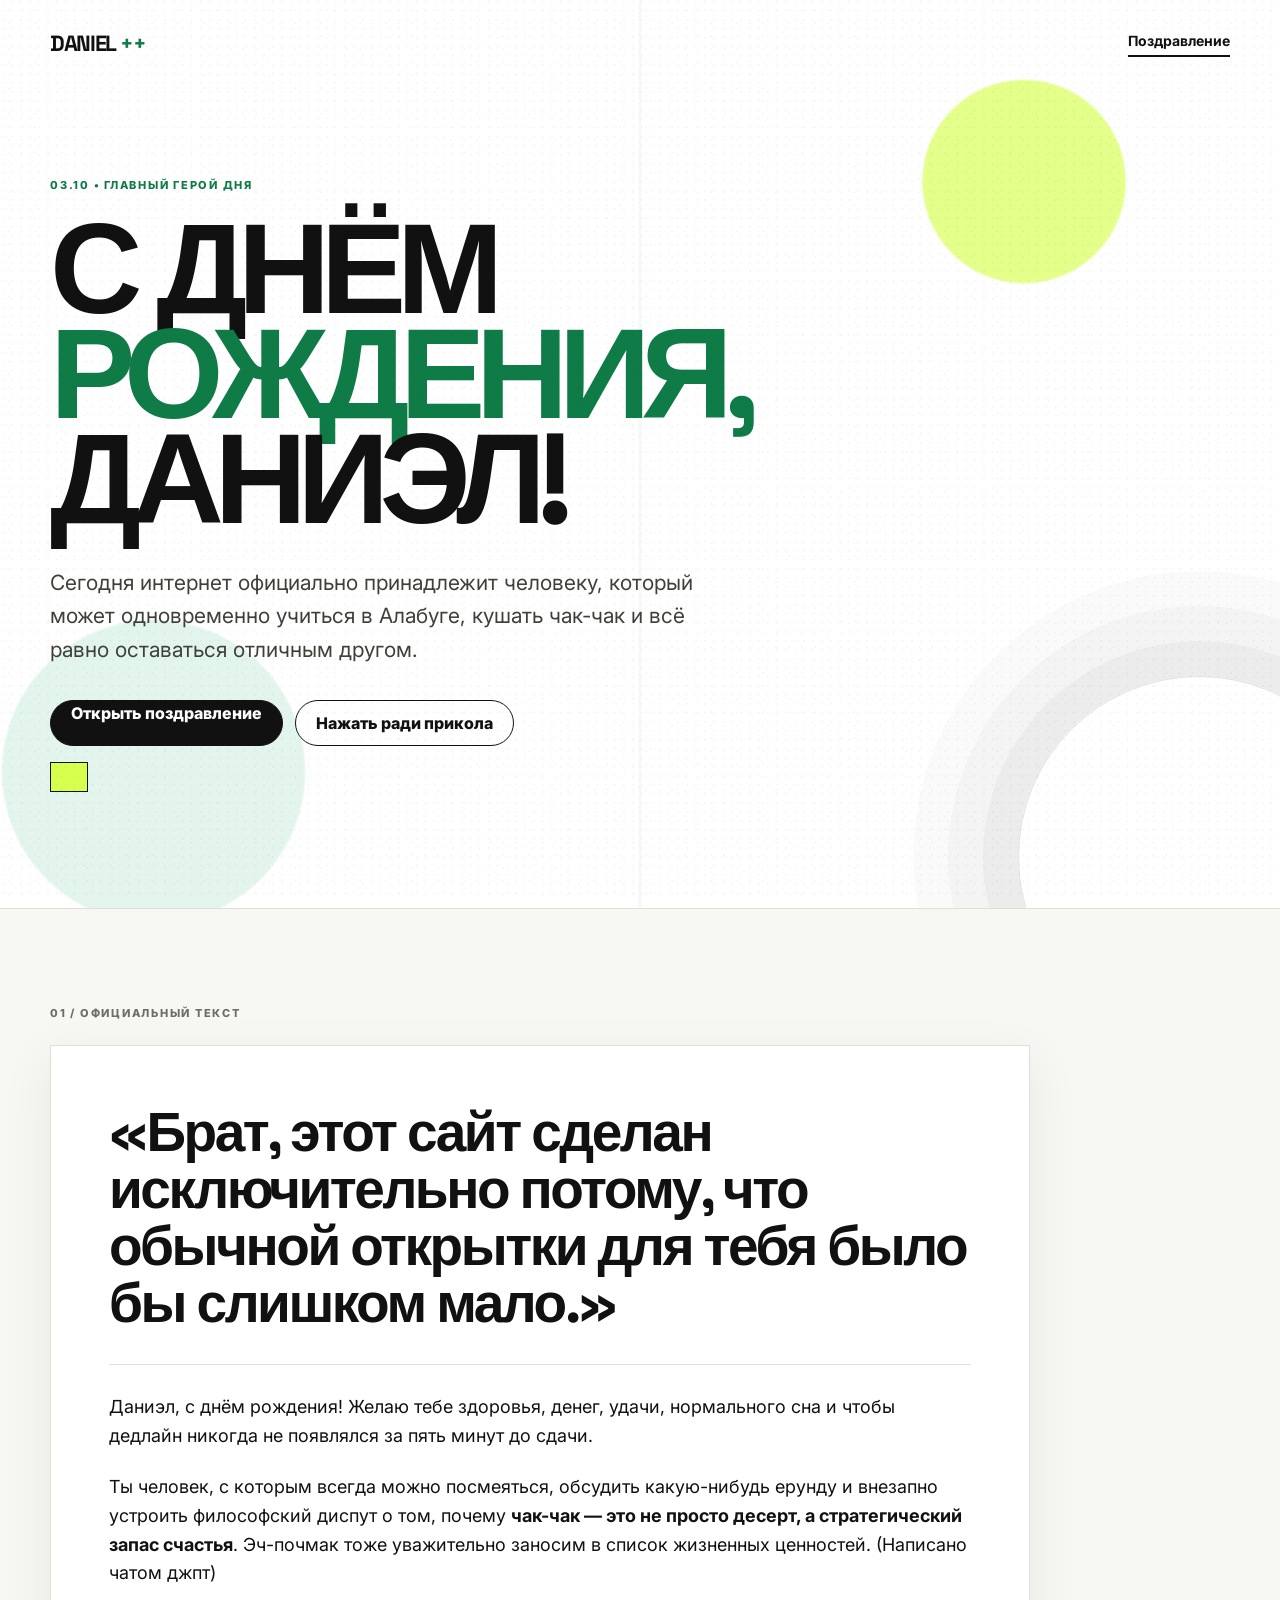
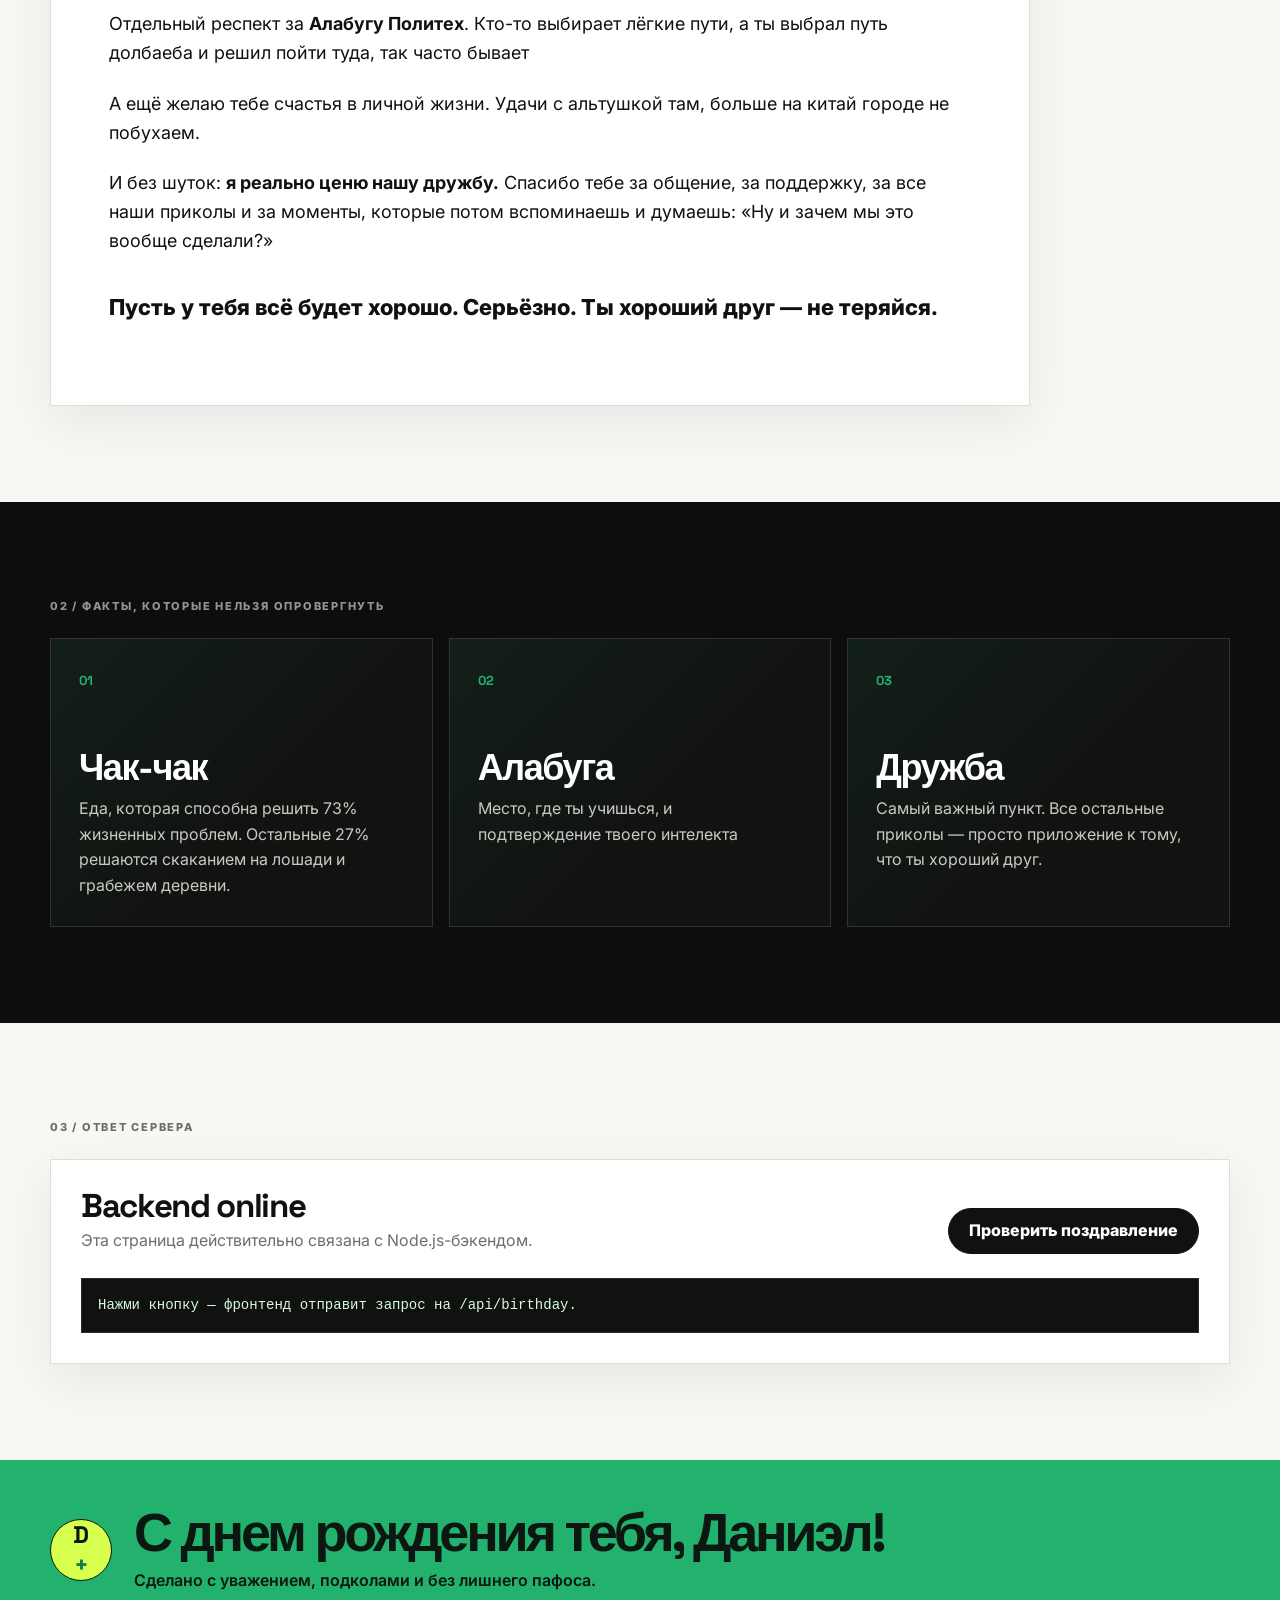
<file: index.html>
<!DOCTYPE html>
<html lang="ru">
<head>
  <meta charset="UTF-8">
  <meta name="viewport" content="width=device-width, initial-scale=1.0">
  <meta name="description" content="День рождения Даниэля — праздничная страница для настоящего легендарного друга.">
  <title>С днём рождения, Даниэл!</title>
  <link rel="stylesheet" href="style.css">
</head>
<body>
  <div class="noise"></div>

  <header class="hero">
    <nav class="topbar">
      <a class="logo" href="#top">DANIEL<span>++</span></a>
      <a class="nav-link" href="#message">Поздравление</a>
    </nav>

    <main id="top" class="hero-content">
      <div class="eyebrow">03.10 • главный герой дня</div>
      <h1>С ДНЁМ<br><span>РОЖДЕНИЯ,</span><br>ДАНИЭЛ!</h1>
      <p class="hero-subtitle">
        Сегодня интернет официально принадлежит человеку,
        который может одновременно учиться в Алабуге, кушать чак-чак
        и всё равно оставаться отличным другом.
      </p>

      <div class="hero-actions">
        <a class="btn btn-primary" href="#message">Открыть поздравление</a>
        <button class="btn btn-ghost" id="surpriseBtn" type="button">Нажать ради прикола</button>
      </div>

      <div id="surprise" class="surprise" hidden></div>
    </main>
  </header>

  <section id="message" class="section">
    <div class="section-label">01 / официальный текст</div>
    <div class="message-card">
      <p class="big-quote">«Брат, этот сайт сделан исключительно потому, что обычной открытки для тебя было бы слишком мало.»</p>
      <div class="divider"></div>
      <p>
        Даниэл, с днём рождения! Желаю тебе здоровья, денег, удачи,
        нормального сна и чтобы дедлайн никогда не появлялся за пять минут до сдачи.
      </p>
      <p>
        Ты человек, с которым всегда можно посмеяться, обсудить какую-нибудь ерунду
        и внезапно устроить философский диспут о том, почему <strong>чак-чак — это не просто десерт,
        а стратегический запас счастья</strong>. Эч-почмак тоже уважительно заносим в список
        жизненных ценностей. (Написано чатом джпт)
      </p>
      <p>
        Отдельный респект за <strong>Алабугу Политех</strong>.
        Кто-то выбирает лёгкие пути, а ты выбрал путь долбаеба и решил пойти туда, так часто бывает
      </p>
      <p>
        А ещё желаю тебе счастья в личной жизни.
        Удачи с альтушкой там, больше на китай городе не побухаем.
      </p>
      <p>
        И без шуток: <strong>я реально ценю нашу дружбу.</strong>
        Спасибо тебе за общение, за поддержку, за все наши приколы и за моменты,
        которые потом вспоминаешь и думаешь: «Ну и зачем мы это вообще сделали?»
      </p>
      <p class="final-line">Пусть у тебя всё будет хорошо. Серьёзно. Ты хороший друг — не теряйся.</p>
    </div>
  </section>

  <section class="section dark-section">
    <div class="section-label">02 / факты, которые нельзя опровергнуть</div>
    <div class="cards">
      <article class="fact-card">
        <span>01</span>
        <h2>Чак-чак</h2>
        <p>Еда, которая способна решить 73% жизненных проблем. Остальные 27% решаются скаканием на лошади и грабежем деревни.</p>
      </article>
      <article class="fact-card">
        <span>02</span>
        <h2>Алабуга</h2>
        <p>Место, где ты учишься, и подтверждение твоего интелекта</p>
      </article>
      <article class="fact-card">
        <span>03</span>
        <h2>Дружба</h2>
        <p>Самый важный пункт. Все остальные приколы — просто приложение к тому, что ты хороший друг.</p>
      </article>
    </div>
  </section>

  <section class="section">
    <div class="section-label">03 / ответ сервера</div>
    <div class="api-card">
      <div>
        <h2>Backend online</h2>
        <p>Эта страница действительно связана с Node.js-бэкендом.</p>
      </div>
      <button class="btn btn-primary" id="apiBtn" type="button">Проверить поздравление</button>
      <pre id="apiResult" aria-live="polite">Нажми кнопку — фронтенд отправит запрос на /api/birthday.</pre>
    </div>
  </section>

  <footer class="footer">
    <div class="footer-mark">D<span>+</span></div>
    <div>
      <p class="footer-title">С днем рождения тебя, Даниэл!</p>
      <p class="footer-note">Сделано с уважением, подколами и без лишнего пафоса.</p>
    </div>
  </footer>

  <script>
    const surpriseBtn = document.getElementById('surpriseBtn');
    const surprise = document.getElementById('surprise');
    const apiBtn = document.getElementById('apiBtn');
    const apiResult = document.getElementById('apiResult');

    const jokes = [
      'Срочное уведомление: именинник найден. Разрешено поздравлять, кормить чак-чаком и не спрашивать про дедлайны.',
      'Система определила: уровень легендарности Даниэля сегодня +100%. Алабуга Политех ещё не успел подготовиться.',
      'Диагноз сервера: именинник слишком хорош, чтобы отдавать его обратно в обычные будни. Попробуй завтра.',
      'Чак-чак загружен. Эч-почмак загружен. Праздник запущен.'
    ];

    surpriseBtn.addEventListener('click', () => {
      surprise.hidden = false;
      surprise.textContent = jokes[Math.floor(Math.random() * jokes.length)];
      surprise.classList.remove('pop');
      requestAnimationFrame(() => surprise.classList.add('pop'));
    });

    apiBtn.addEventListener('click', async () => {
      apiBtn.disabled = true;
      apiBtn.textContent = 'Проверяем...';
      apiResult.textContent = 'Запрос ушёл на сервер...';

      try {
        const response = await fetch('/api/birthday');
        if (!response.ok) throw new Error('HTTP ' + response.status);
        const data = await response.json();
        apiResult.textContent = `${data.message}\n\n${data.signature}`;
      } catch (error) {
        apiResult.textContent = 'Не удалось получить ответ от backend: ' + error.message;
      } finally {
        apiBtn.disabled = false;
        apiBtn.textContent = 'Проверить поздравление';
      }
    });
  </script>
</body>
</html>
</file>
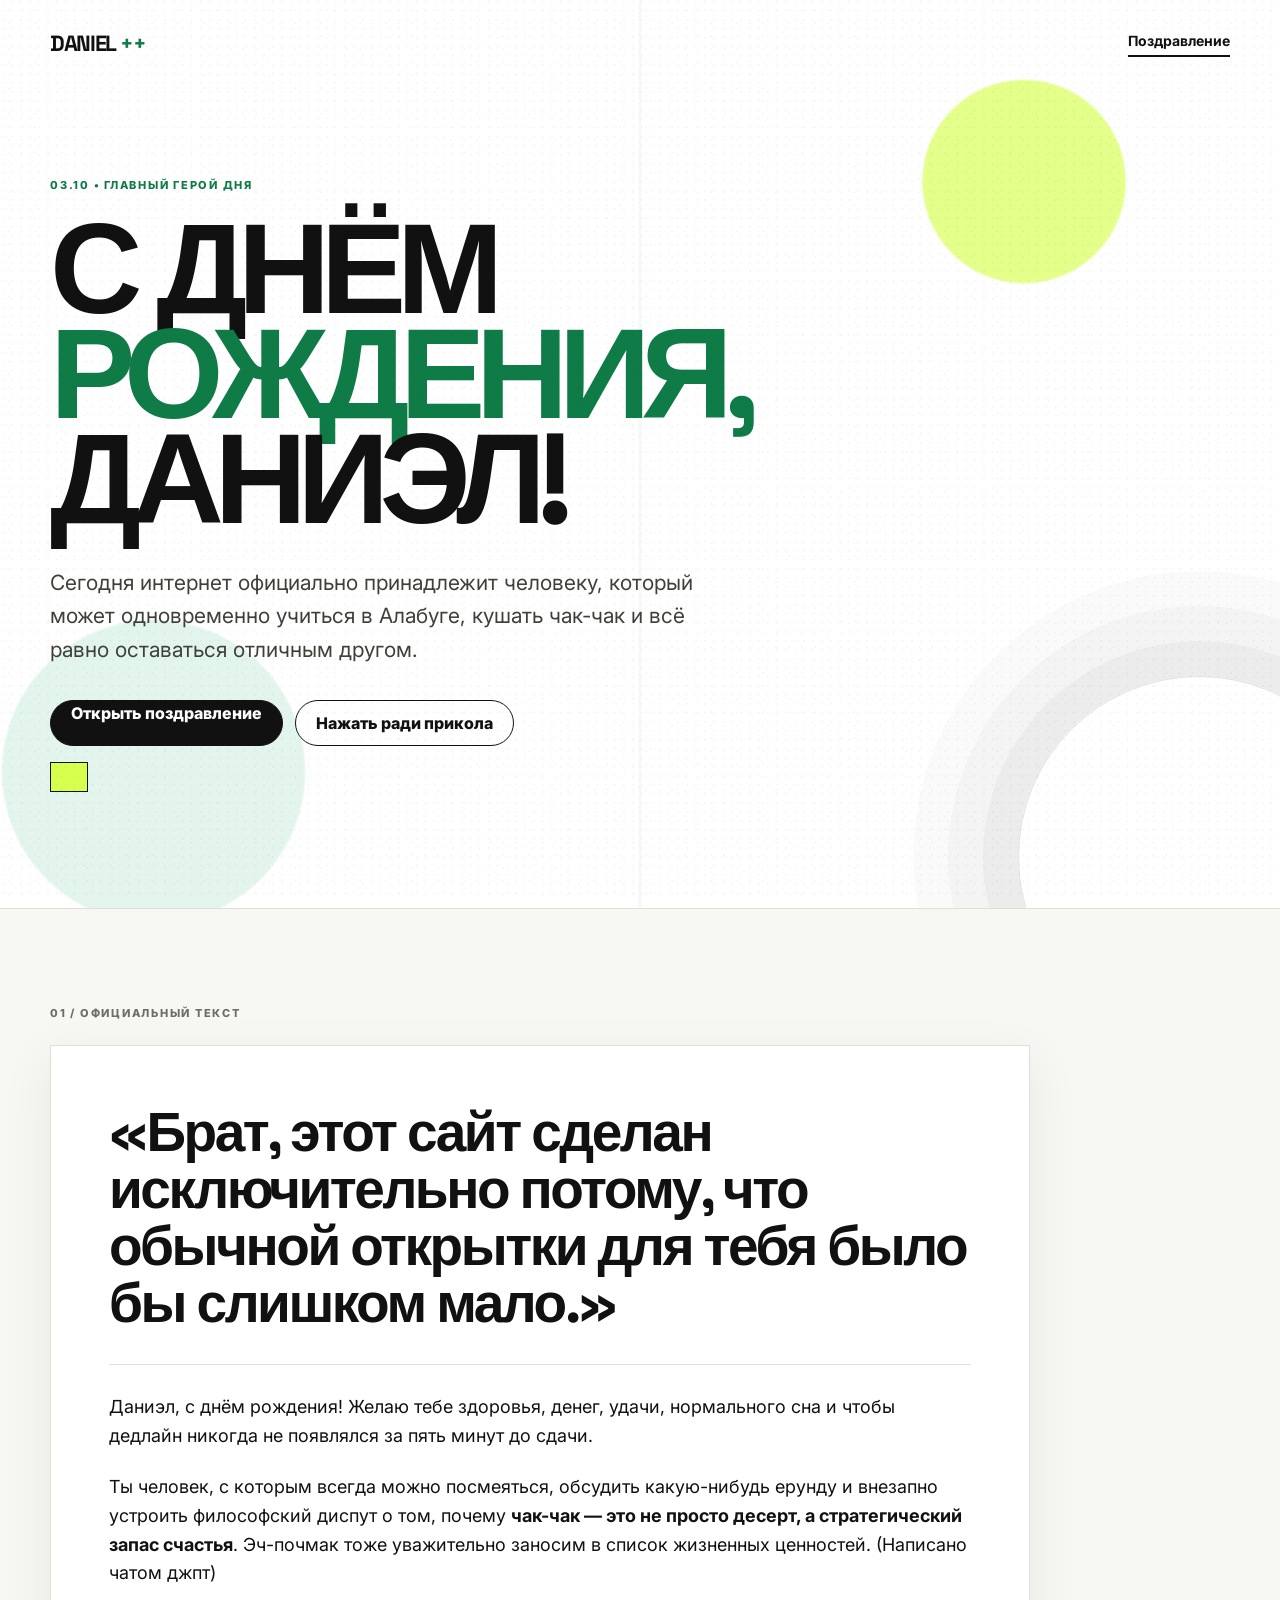
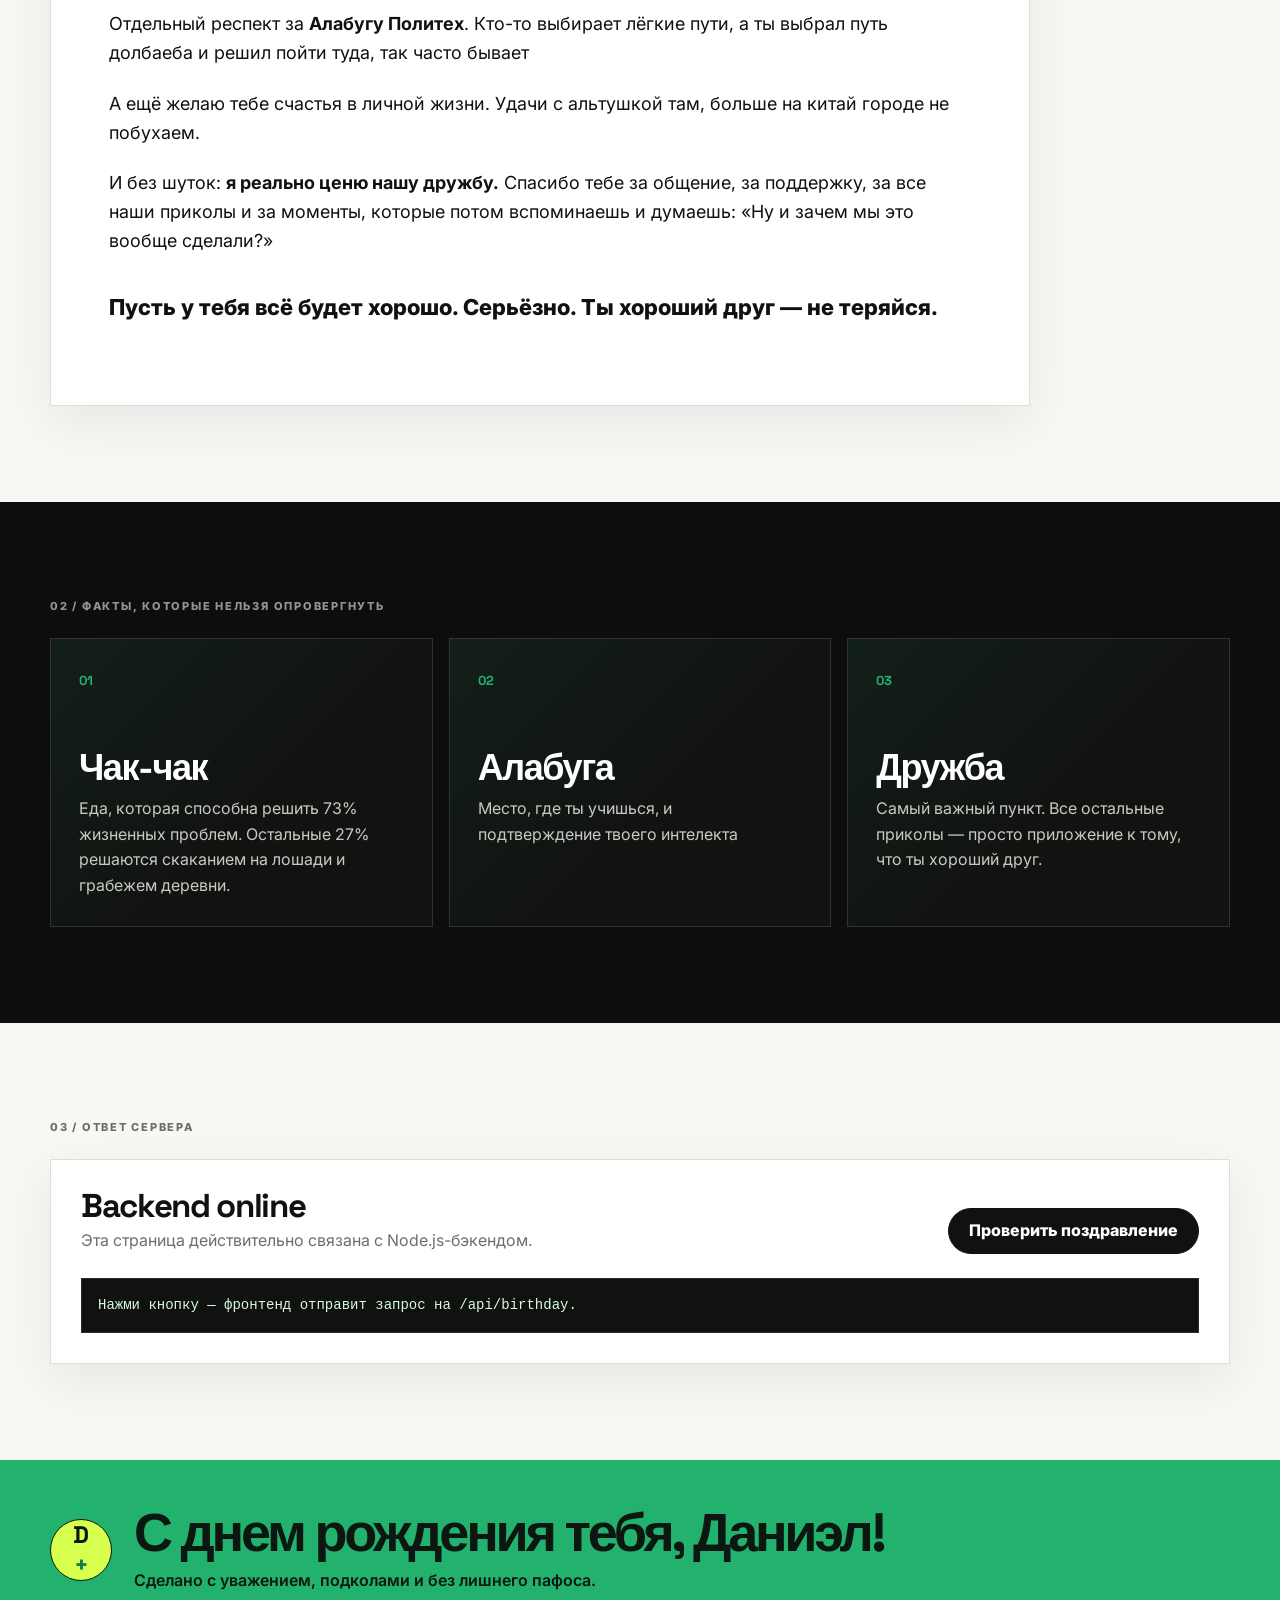
<file: DRDANIELCOM.html>
<!DOCTYPE html>
<html lang="ru">
<head>
  <meta charset="UTF-8">
  <meta name="viewport" content="width=device-width, initial-scale=1.0">
  <meta name="description" content="День рождения Даниэля — праздничная страница для настоящего легендарного друга.">
  <title>С днём рождения, Даниэл!</title>
  <link rel="stylesheet" href="DRDANIELCSS.css">
</head>
<body>
  <div class="noise"></div>

  <header class="hero">
    <nav class="topbar">
      <a class="logo" href="#top">DANIEL<span>++</span></a>
      <a class="nav-link" href="#message">Поздравление</a>
    </nav>

    <main id="top" class="hero-content">
      <div class="eyebrow">03.10 • главный герой дня</div>
      <h1>С ДНЁМ<br><span>РОЖДЕНИЯ,</span><br>ДАНИЭЛ!</h1>
      <p class="hero-subtitle">
        Сегодня интернет официально принадлежит человеку,
        который может одновременно учиться в Алабуге, кушать чак-чак
        и всё равно оставаться отличным другом.
      </p>

      <div class="hero-actions">
        <a class="btn btn-primary" href="#message">Открыть поздравление</a>
        <button class="btn btn-ghost" id="surpriseBtn" type="button">Нажать ради прикола</button>
      </div>

      <div id="surprise" class="surprise" hidden></div>
    </main>
  </header>

  <section id="message" class="section">
    <div class="section-label">01 / официальный текст</div>
    <div class="message-card">
      <p class="big-quote">«Брат, этот сайт сделан исключительно потому, что обычной открытки для тебя было бы слишком мало.»</p>
      <div class="divider"></div>
      <p>
        Даниэл, с днём рождения! Желаю тебе здоровья, денег, удачи,
        нормального сна и чтобы дедлайн никогда не появлялся за пять минут до сдачи.
      </p>
      <p>
        Ты человек, с которым всегда можно посмеяться, обсудить какую-нибудь ерунду
        и внезапно устроить философский диспут о том, почему <strong>чак-чак — это не просто десерт,
        а стратегический запас счастья</strong>. Эч-почмак тоже уважительно заносим в список
        жизненных ценностей. (Написано чатом джпт)
      </p>
      <p>
        Отдельный респект за <strong>Алабугу Политех</strong>.
        Кто-то выбирает лёгкие пути, а ты выбрал путь долбаеба и решил пойти туда, так часто бывает
      </p>
      <p>
        А ещё желаю тебе счастья в личной жизни.
        Удачи с альтушкой там, больше на китай городе не побухаем.
      </p>
      <p>
        И без шуток: <strong>я реально ценю нашу дружбу.</strong>
        Спасибо тебе за общение, за поддержку, за все наши приколы и за моменты,
        которые потом вспоминаешь и думаешь: «Ну и зачем мы это вообще сделали?»
      </p>
      <p class="final-line">Пусть у тебя всё будет хорошо. Серьёзно. Ты хороший друг — не теряйся.</p>
    </div>
  </section>

  <section class="section dark-section">
    <div class="section-label">02 / факты, которые нельзя опровергнуть</div>
    <div class="cards">
      <article class="fact-card">
        <span>01</span>
        <h2>Чак-чак</h2>
        <p>Еда, которая способна решить 73% жизненных проблем. Остальные 27% решаются скаканием на лошади и грабежем деревни.</p>
      </article>
      <article class="fact-card">
        <span>02</span>
        <h2>Алабуга</h2>
        <p>Место, где ты учишься, и подтверждение твоего интелекта</p>
      </article>
      <article class="fact-card">
        <span>03</span>
        <h2>Дружба</h2>
        <p>Самый важный пункт. Все остальные приколы — просто приложение к тому, что ты хороший друг.</p>
      </article>
    </div>
  </section>

  <section class="section">
    <div class="section-label">03 / ответ сервера</div>
    <div class="api-card">
      <div>
        <h2>Backend online</h2>
        <p>Эта страница действительно связана с Node.js-бэкендом.</p>
      </div>
      <button class="btn btn-primary" id="apiBtn" type="button">Проверить поздравление</button>
      <pre id="apiResult" aria-live="polite">Нажми кнопку — фронтенд отправит запрос на /api/birthday.</pre>
    </div>
  </section>

  <footer class="footer">
    <div class="footer-mark">D<span>+</span></div>
    <div>
      <p class="footer-title">С днем рождения тебя, Даниэл!</p>
      <p class="footer-note">Сделано с уважением, подколами и без лишнего пафоса.</p>
    </div>
  </footer>

  <script>
    const surpriseBtn = document.getElementById('surpriseBtn');
    const surprise = document.getElementById('surprise');
    const apiBtn = document.getElementById('apiBtn');
    const apiResult = document.getElementById('apiResult');

    const jokes = [
      'Срочное уведомление: именинник найден. Разрешено поздравлять, кормить чак-чаком и не спрашивать про дедлайны.',
      'Система определила: уровень легендарности Даниэля сегодня +100%. Алабуга Политех ещё не успел подготовиться.',
      'Диагноз сервера: именинник слишком хорош, чтобы отдавать его обратно в обычные будни. Попробуй завтра.',
      'Чак-чак загружен. Эч-почмак загружен. Праздник запущен.'
    ];

    surpriseBtn.addEventListener('click', () => {
      surprise.hidden = false;
      surprise.textContent = jokes[Math.floor(Math.random() * jokes.length)];
      surprise.classList.remove('pop');
      requestAnimationFrame(() => surprise.classList.add('pop'));
    });

    apiBtn.addEventListener('click', async () => {
      apiBtn.disabled = true;
      apiBtn.textContent = 'Проверяем...';
      apiResult.textContent = 'Запрос ушёл на сервер...';

      try {
        const response = await fetch('/api/birthday');
        if (!response.ok) throw new Error('HTTP ' + response.status);
        const data = await response.json();
        apiResult.textContent = `${data.message}\n\n${data.signature}`;
      } catch (error) {
        apiResult.textContent = 'Не удалось получить ответ от backend: ' + error.message;
      } finally {
        apiBtn.disabled = false;
        apiBtn.textContent = 'Проверить поздравление';
      }
    });
  </script>
</body>
</html>
</file>
<file: style.css>
@import url('https://fonts.googleapis.com/css2?family=Inter:wght@400;500;600;700;800;900&family=Space+Grotesk:wght@400;500;600;700&display=swap');

:root {
  --bg: #f7f7f4;
  --paper: #ffffff;
  --ink: #111111;
  --muted: #6e6e68;
  --line: #dfdfd8;
  --green: #23b26d;
  --green-dark: #0f7c48;
  --lime: #d7ff4d;
  --black: #0c0d0c;
  --shadow: 0 16px 50px rgba(0,0,0,.07);
}

* {
  box-sizing: border-box;
}

html {
  scroll-behavior: smooth;
}

body {
  margin: 0;
  color: var(--ink);
  background: var(--bg);
  font-family: "Inter", Arial, sans-serif;
  line-height: 1.6;
}

a {
  color: inherit;
  text-decoration: none;
}

button,
a {
  -webkit-tap-highlight-color: transparent;
}

.noise {
  position: fixed;
  inset: 0;
  pointer-events: none;
  opacity: .035;
  z-index: 20;
  background-image:
    radial-gradient(circle at 30% 20%, #000 0 1px, transparent 1px),
    radial-gradient(circle at 70% 80%, #000 0 1px, transparent 1px);
  background-size: 9px 9px, 13px 13px;
}

.hero {
  min-height: 92vh;
  position: relative;
  overflow: hidden;
  background:
    linear-gradient(90deg, transparent 49.8%, rgba(35,178,109,.08) 50%, transparent 50.2%),
    radial-gradient(circle at 80% 20%, rgba(215,255,77,.65) 0 8%, transparent 8.2%),
    radial-gradient(circle at 12% 85%, rgba(35,178,109,.13) 0 11%, transparent 11.2%),
    var(--paper);
  border-bottom: 1px solid var(--line);
}

.hero::before {
  content: "";
  position: absolute;
  width: 360px;
  height: 360px;
  right: -100px;
  bottom: -130px;
  border: 1px solid rgba(17,17,17,.12);
  border-radius: 50%;
  box-shadow:
    0 0 0 35px rgba(17,17,17,.03),
    0 0 0 70px rgba(17,17,17,.025),
    0 0 0 105px rgba(17,17,17,.02);
}

.topbar {
  width: min(1180px, calc(100% - 40px));
  margin: 0 auto;
  padding: 26px 0;
  display: flex;
  align-items: center;
  justify-content: space-between;
  position: relative;
  z-index: 2;
}

.logo {
  font-family: "Space Grotesk", sans-serif;
  font-weight: 800;
  letter-spacing: -.06em;
  font-size: 22px;
}

.logo span {
  color: var(--green-dark);
  margin-left: 4px;
}

.nav-link {
  font-weight: 700;
  font-size: 14px;
  border-bottom: 2px solid var(--ink);
  padding-bottom: 3px;
}

.hero-content {
  width: min(1180px, calc(100% - 40px));
  margin: 0 auto;
  padding: 10vh 0 12vh;
  position: relative;
  z-index: 2;
}

.eyebrow,
.section-label {
  text-transform: uppercase;
  letter-spacing: .16em;
  font-weight: 800;
  font-size: 11px;
}

.eyebrow {
  color: var(--green-dark);
  margin-bottom: 22px;
}

h1 {
  font-family: "Space Grotesk", sans-serif;
  font-size: clamp(64px, 10vw, 150px);
  line-height: .82;
  letter-spacing: -.075em;
  margin: 0;
  max-width: 900px;
}

h1 span {
  color: var(--green-dark);
}

.hero-subtitle {
  max-width: 680px;
  margin: 34px 0 0;
  color: #40403b;
  font-size: clamp(17px, 2vw, 21px);
}

.hero-actions {
  margin-top: 34px;
  display: flex;
  gap: 12px;
  flex-wrap: wrap;
}

.btn {
  border: 1px solid var(--ink);
  min-height: 46px;
  padding: 0 20px;
  border-radius: 999px;
  font: inherit;
  font-weight: 800;
  cursor: pointer;
  transition: transform .18s ease, box-shadow .18s ease, background .18s ease;
}

.btn:hover {
  transform: translateY(-2px);
  box-shadow: 0 8px 20px rgba(0,0,0,.09);
}

.btn-primary {
  background: var(--ink);
  color: #fff;
}

.btn-primary:hover {
  background: var(--green-dark);
  border-color: var(--green-dark);
}

.btn-ghost {
  background: #fff;
  color: var(--ink);
}

.btn:disabled {
  opacity: .6;
  cursor: wait;
}

.surprise {
  margin-top: 16px;
  display: inline-block;
  max-width: 640px;
  border: 1px solid var(--ink);
  background: var(--lime);
  padding: 14px 18px;
  font-weight: 800;
}

.surprise.pop {
  animation: pop .28s ease;
}

@keyframes pop {
  from { transform: scale(.96); opacity: .5; }
  to { transform: scale(1); opacity: 1; }
}

.section {
  width: min(1180px, calc(100% - 40px));
  margin: 0 auto;
  padding: 96px 0;
}

.section-label {
  color: var(--muted);
  margin-bottom: 22px;
}

.message-card {
  background: var(--paper);
  border: 1px solid var(--line);
  box-shadow: var(--shadow);
  padding: clamp(24px, 5vw, 58px);
  max-width: 980px;
}

.message-card p {
  font-size: 18px;
  margin: 0 0 22px;
}

.message-card .big-quote {
  font-family: "Space Grotesk", sans-serif;
  font-weight: 700;
  font-size: clamp(30px, 5vw, 55px);
  line-height: 1.04;
  letter-spacing: -.045em;
  margin-bottom: 32px;
}

.divider {
  height: 1px;
  background: var(--line);
  margin: 24px 0 28px;
}

.final-line {
  margin-top: 34px !important;
  font-weight: 800;
  font-size: 22px !important;
}

.dark-section {
  width: 100%;
  max-width: none;
  padding-left: max(20px, calc((100% - 1180px) / 2));
  padding-right: max(20px, calc((100% - 1180px) / 2));
  background: var(--black);
  color: #fff;
}

.dark-section .section-label {
  color: #92968f;
}

.cards {
  display: grid;
  grid-template-columns: repeat(3, 1fr);
  gap: 16px;
}

.fact-card {
  border: 1px solid #30332f;
  min-height: 280px;
  padding: 28px;
  background:
    linear-gradient(135deg, rgba(35,178,109,.08), transparent 55%),
    #111311;
}

.fact-card span {
  color: var(--green);
  font-weight: 900;
  font-family: "Space Grotesk", sans-serif;
  font-size: 13px;
}

.fact-card h2 {
  margin: 58px 0 10px;
  font: 800 36px/1 "Space Grotesk", sans-serif;
  letter-spacing: -.04em;
}

.fact-card p {
  margin: 0;
  color: #c7cac4;
  max-width: 310px;
}

.api-card {
  display: grid;
  grid-template-columns: 1fr auto;
  gap: 24px;
  align-items: end;
  padding: 30px;
  background: var(--paper);
  border: 1px solid var(--line);
  box-shadow: var(--shadow);
}

.api-card h2 {
  margin: 0 0 5px;
  font: 800 33px/1 "Space Grotesk", sans-serif;
  letter-spacing: -.04em;
}

.api-card p {
  margin: 0;
  color: var(--muted);
}

#apiResult {
  grid-column: 1 / -1;
  margin: 0;
  white-space: pre-wrap;
  overflow-wrap: anywhere;
  padding: 16px;
  background: #101210;
  color: #daf8e7;
  border: 1px solid #282d29;
  font: 14px/1.55 ui-monospace, SFMono-Regular, Menlo, Consolas, monospace;
}

.footer {
  width: 100%;
  min-height: 180px;
  padding: 38px max(20px, calc((100% - 1180px) / 2));
  display: flex;
  align-items: center;
  gap: 22px;
  background: var(--green);
  color: #0b1710;
}

.footer-mark {
  width: 62px;
  height: 62px;
  border-radius: 50%;
  display: grid;
  place-items: center;
  flex: 0 0 auto;
  font: 900 24px/1 "Space Grotesk", sans-serif;
  background: var(--lime);
  border: 1px solid #0b1710;
}

.footer-mark span {
  color: var(--green-dark);
}

.footer-title {
  margin: 0;
  font: 900 clamp(28px, 5vw, 54px)/.95 "Space Grotesk", sans-serif;
  letter-spacing: -.06em;
}

.footer-note {
  margin: 10px 0 0;
  font-weight: 600;
}

@media (max-width: 800px) {
  .hero {
    min-height: auto;
  }

  .hero-content {
    padding-top: 7vh;
  }

  .cards {
    grid-template-columns: 1fr;
  }

  .api-card {
    grid-template-columns: 1fr;
    align-items: start;
  }
}

@media (max-width: 560px) {
  .topbar {
    width: min(100% - 28px, 1180px);
  }

  .hero-content,
  .section {
    width: min(100% - 28px, 1180px);
  }

  .nav-link {
    display: none;
  }

  h1 {
    font-size: 64px;
  }

  .hero-subtitle {
    font-size: 16px;
  }

  .section {
    padding: 68px 0;
  }

  .message-card {
    padding: 22px;
  }

  .message-card p {
    font-size: 16px;
  }

  .fact-card {
    min-height: 230px;
  }

  .fact-card h2 {
    margin-top: 42px;
  }

  .footer {
    align-items: flex-start;
    flex-direction: column;
    padding-top: 30px;
    padding-bottom: 30px;
  }
}
</file>
<file: DRDANIELCSS.css>
@import url('https://fonts.googleapis.com/css2?family=Inter:wght@400;500;600;700;800;900&family=Space+Grotesk:wght@400;500;600;700&display=swap');

:root {
  --bg: #f7f7f4;
  --paper: #ffffff;
  --ink: #111111;
  --muted: #6e6e68;
  --line: #dfdfd8;
  --green: #23b26d;
  --green-dark: #0f7c48;
  --lime: #d7ff4d;
  --black: #0c0d0c;
  --shadow: 0 16px 50px rgba(0,0,0,.07);
}

* {
  box-sizing: border-box;
}

html {
  scroll-behavior: smooth;
}

body {
  margin: 0;
  color: var(--ink);
  background: var(--bg);
  font-family: "Inter", Arial, sans-serif;
  line-height: 1.6;
}

a {
  color: inherit;
  text-decoration: none;
}

button,
a {
  -webkit-tap-highlight-color: transparent;
}

.noise {
  position: fixed;
  inset: 0;
  pointer-events: none;
  opacity: .035;
  z-index: 20;
  background-image:
    radial-gradient(circle at 30% 20%, #000 0 1px, transparent 1px),
    radial-gradient(circle at 70% 80%, #000 0 1px, transparent 1px);
  background-size: 9px 9px, 13px 13px;
}

.hero {
  min-height: 92vh;
  position: relative;
  overflow: hidden;
  background:
    linear-gradient(90deg, transparent 49.8%, rgba(35,178,109,.08) 50%, transparent 50.2%),
    radial-gradient(circle at 80% 20%, rgba(215,255,77,.65) 0 8%, transparent 8.2%),
    radial-gradient(circle at 12% 85%, rgba(35,178,109,.13) 0 11%, transparent 11.2%),
    var(--paper);
  border-bottom: 1px solid var(--line);
}

.hero::before {
  content: "";
  position: absolute;
  width: 360px;
  height: 360px;
  right: -100px;
  bottom: -130px;
  border: 1px solid rgba(17,17,17,.12);
  border-radius: 50%;
  box-shadow:
    0 0 0 35px rgba(17,17,17,.03),
    0 0 0 70px rgba(17,17,17,.025),
    0 0 0 105px rgba(17,17,17,.02);
}

.topbar {
  width: min(1180px, calc(100% - 40px));
  margin: 0 auto;
  padding: 26px 0;
  display: flex;
  align-items: center;
  justify-content: space-between;
  position: relative;
  z-index: 2;
}

.logo {
  font-family: "Space Grotesk", sans-serif;
  font-weight: 800;
  letter-spacing: -.06em;
  font-size: 22px;
}

.logo span {
  color: var(--green-dark);
  margin-left: 4px;
}

.nav-link {
  font-weight: 700;
  font-size: 14px;
  border-bottom: 2px solid var(--ink);
  padding-bottom: 3px;
}

.hero-content {
  width: min(1180px, calc(100% - 40px));
  margin: 0 auto;
  padding: 10vh 0 12vh;
  position: relative;
  z-index: 2;
}

.eyebrow,
.section-label {
  text-transform: uppercase;
  letter-spacing: .16em;
  font-weight: 800;
  font-size: 11px;
}

.eyebrow {
  color: var(--green-dark);
  margin-bottom: 22px;
}

h1 {
  font-family: "Space Grotesk", sans-serif;
  font-size: clamp(64px, 10vw, 150px);
  line-height: .82;
  letter-spacing: -.075em;
  margin: 0;
  max-width: 900px;
}

h1 span {
  color: var(--green-dark);
}

.hero-subtitle {
  max-width: 680px;
  margin: 34px 0 0;
  color: #40403b;
  font-size: clamp(17px, 2vw, 21px);
}

.hero-actions {
  margin-top: 34px;
  display: flex;
  gap: 12px;
  flex-wrap: wrap;
}

.btn {
  border: 1px solid var(--ink);
  min-height: 46px;
  padding: 0 20px;
  border-radius: 999px;
  font: inherit;
  font-weight: 800;
  cursor: pointer;
  transition: transform .18s ease, box-shadow .18s ease, background .18s ease;
}

.btn:hover {
  transform: translateY(-2px);
  box-shadow: 0 8px 20px rgba(0,0,0,.09);
}

.btn-primary {
  background: var(--ink);
  color: #fff;
}

.btn-primary:hover {
  background: var(--green-dark);
  border-color: var(--green-dark);
}

.btn-ghost {
  background: #fff;
  color: var(--ink);
}

.btn:disabled {
  opacity: .6;
  cursor: wait;
}

.surprise {
  margin-top: 16px;
  display: inline-block;
  max-width: 640px;
  border: 1px solid var(--ink);
  background: var(--lime);
  padding: 14px 18px;
  font-weight: 800;
}

.surprise.pop {
  animation: pop .28s ease;
}

@keyframes pop {
  from { transform: scale(.96); opacity: .5; }
  to { transform: scale(1); opacity: 1; }
}

.section {
  width: min(1180px, calc(100% - 40px));
  margin: 0 auto;
  padding: 96px 0;
}

.section-label {
  color: var(--muted);
  margin-bottom: 22px;
}

.message-card {
  background: var(--paper);
  border: 1px solid var(--line);
  box-shadow: var(--shadow);
  padding: clamp(24px, 5vw, 58px);
  max-width: 980px;
}

.message-card p {
  font-size: 18px;
  margin: 0 0 22px;
}

.message-card .big-quote {
  font-family: "Space Grotesk", sans-serif;
  font-weight: 700;
  font-size: clamp(30px, 5vw, 55px);
  line-height: 1.04;
  letter-spacing: -.045em;
  margin-bottom: 32px;
}

.divider {
  height: 1px;
  background: var(--line);
  margin: 24px 0 28px;
}

.final-line {
  margin-top: 34px !important;
  font-weight: 800;
  font-size: 22px !important;
}

.dark-section {
  width: 100%;
  max-width: none;
  padding-left: max(20px, calc((100% - 1180px) / 2));
  padding-right: max(20px, calc((100% - 1180px) / 2));
  background: var(--black);
  color: #fff;
}

.dark-section .section-label {
  color: #92968f;
}

.cards {
  display: grid;
  grid-template-columns: repeat(3, 1fr);
  gap: 16px;
}

.fact-card {
  border: 1px solid #30332f;
  min-height: 280px;
  padding: 28px;
  background:
    linear-gradient(135deg, rgba(35,178,109,.08), transparent 55%),
    #111311;
}

.fact-card span {
  color: var(--green);
  font-weight: 900;
  font-family: "Space Grotesk", sans-serif;
  font-size: 13px;
}

.fact-card h2 {
  margin: 58px 0 10px;
  font: 800 36px/1 "Space Grotesk", sans-serif;
  letter-spacing: -.04em;
}

.fact-card p {
  margin: 0;
  color: #c7cac4;
  max-width: 310px;
}

.api-card {
  display: grid;
  grid-template-columns: 1fr auto;
  gap: 24px;
  align-items: end;
  padding: 30px;
  background: var(--paper);
  border: 1px solid var(--line);
  box-shadow: var(--shadow);
}

.api-card h2 {
  margin: 0 0 5px;
  font: 800 33px/1 "Space Grotesk", sans-serif;
  letter-spacing: -.04em;
}

.api-card p {
  margin: 0;
  color: var(--muted);
}

#apiResult {
  grid-column: 1 / -1;
  margin: 0;
  white-space: pre-wrap;
  overflow-wrap: anywhere;
  padding: 16px;
  background: #101210;
  color: #daf8e7;
  border: 1px solid #282d29;
  font: 14px/1.55 ui-monospace, SFMono-Regular, Menlo, Consolas, monospace;
}

.footer {
  width: 100%;
  min-height: 180px;
  padding: 38px max(20px, calc((100% - 1180px) / 2));
  display: flex;
  align-items: center;
  gap: 22px;
  background: var(--green);
  color: #0b1710;
}

.footer-mark {
  width: 62px;
  height: 62px;
  border-radius: 50%;
  display: grid;
  place-items: center;
  flex: 0 0 auto;
  font: 900 24px/1 "Space Grotesk", sans-serif;
  background: var(--lime);
  border: 1px solid #0b1710;
}

.footer-mark span {
  color: var(--green-dark);
}

.footer-title {
  margin: 0;
  font: 900 clamp(28px, 5vw, 54px)/.95 "Space Grotesk", sans-serif;
  letter-spacing: -.06em;
}

.footer-note {
  margin: 10px 0 0;
  font-weight: 600;
}

@media (max-width: 800px) {
  .hero {
    min-height: auto;
  }

  .hero-content {
    padding-top: 7vh;
  }

  .cards {
    grid-template-columns: 1fr;
  }

  .api-card {
    grid-template-columns: 1fr;
    align-items: start;
  }
}

@media (max-width: 560px) {
  .topbar {
    width: min(100% - 28px, 1180px);
  }

  .hero-content,
  .section {
    width: min(100% - 28px, 1180px);
  }

  .nav-link {
    display: none;
  }

  h1 {
    font-size: 64px;
  }

  .hero-subtitle {
    font-size: 16px;
  }

  .section {
    padding: 68px 0;
  }

  .message-card {
    padding: 22px;
  }

  .message-card p {
    font-size: 16px;
  }

  .fact-card {
    min-height: 230px;
  }

  .fact-card h2 {
    margin-top: 42px;
  }

  .footer {
    align-items: flex-start;
    flex-direction: column;
    padding-top: 30px;
    padding-bottom: 30px;
  }
}
</file>
